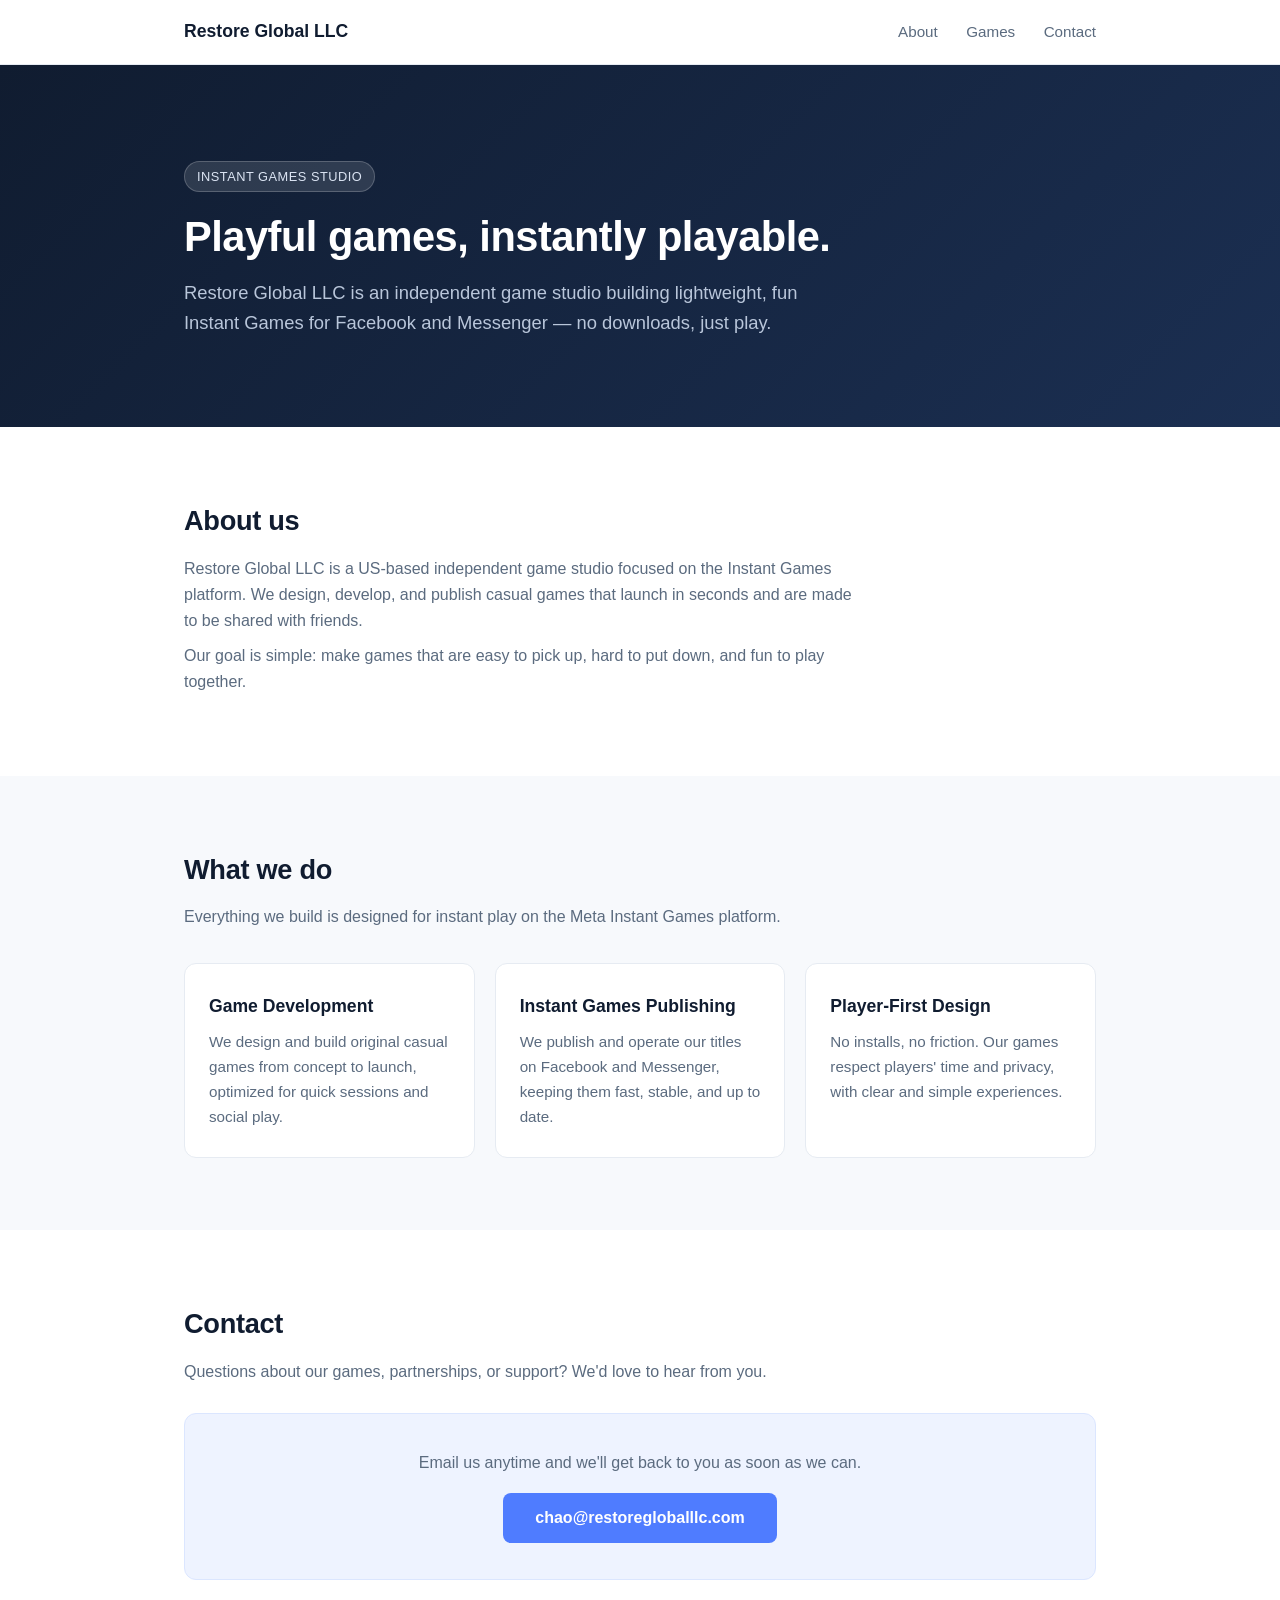
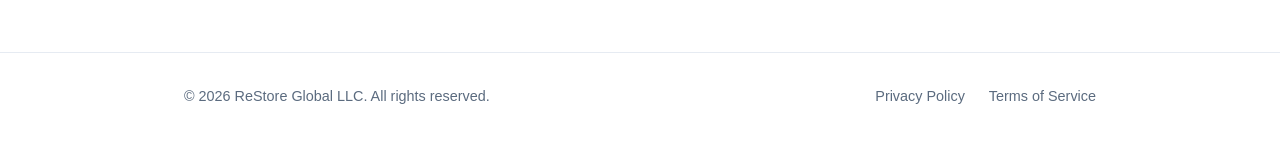
<file: index.html>
<!DOCTYPE html>
<html lang="en">
<head>
  <meta charset="UTF-8">
  <meta name="viewport" content="width=device-width, initial-scale=1.0">
  <title>Restore Global LLC — Instant Games Studio</title>
  <meta name="description" content="Restore Global LLC is an independent game studio developing and publishing Instant Games for Facebook and Messenger.">
  <link rel="stylesheet" href="styles.css">
</head>
<body>

  <nav class="nav">
    <div class="wrap">
      <a class="brand" href="index.html">Restore Global LLC</a>
      <div class="nav-links">
        <a href="#about">About</a>
        <a href="#games">Games</a>
        <a href="#contact">Contact</a>
      </div>
    </div>
  </nav>

  <header class="hero">
    <div class="wrap">
      <span class="badge">INSTANT GAMES STUDIO</span>
      <h1>Playful games, instantly playable.</h1>
      <p>Restore Global LLC is an independent game studio building lightweight, fun Instant Games for Facebook and Messenger — no downloads, just play.</p>
    </div>
  </header>

  <section class="section" id="about">
    <div class="wrap">
      <h2>About us</h2>
      <p class="lead">Restore Global LLC is a US-based independent game studio focused on the Instant Games platform. We design, develop, and publish casual games that launch in seconds and are made to be shared with friends.</p>
      <p class="lead">Our goal is simple: make games that are easy to pick up, hard to put down, and fun to play together.</p>
    </div>
  </section>

  <section class="section soft" id="games">
    <div class="wrap">
      <h2>What we do</h2>
      <p class="lead">Everything we build is designed for instant play on the Meta Instant Games platform.</p>
      <div class="cards">
        <div class="card">
          <h3>Game Development</h3>
          <p>We design and build original casual games from concept to launch, optimized for quick sessions and social play.</p>
        </div>
        <div class="card">
          <h3>Instant Games Publishing</h3>
          <p>We publish and operate our titles on Facebook and Messenger, keeping them fast, stable, and up to date.</p>
        </div>
        <div class="card">
          <h3>Player-First Design</h3>
          <p>No installs, no friction. Our games respect players' time and privacy, with clear and simple experiences.</p>
        </div>
      </div>
    </div>
  </section>

  <section class="section" id="contact">
    <div class="wrap">
      <h2>Contact</h2>
      <p class="lead">Questions about our games, partnerships, or support? We'd love to hear from you.</p>
      <div class="contact-box">
        <p>Email us anytime and we'll get back to you as soon as we can.</p>
        <a class="btn" href="mailto:chao@restoregloballlc.com">chao@restoregloballlc.com</a>
      </div>
    </div>
  </section>

  <footer>
    <div class="wrap">
      <span>&copy; 2026 ReStore Global LLC. All rights reserved.</span>
      <span>
        <a href="privacy.html">Privacy Policy</a>
        <a href="terms.html">Terms of Service</a>
      </span>
    </div>
  </footer>

</body>
</html>
</file>
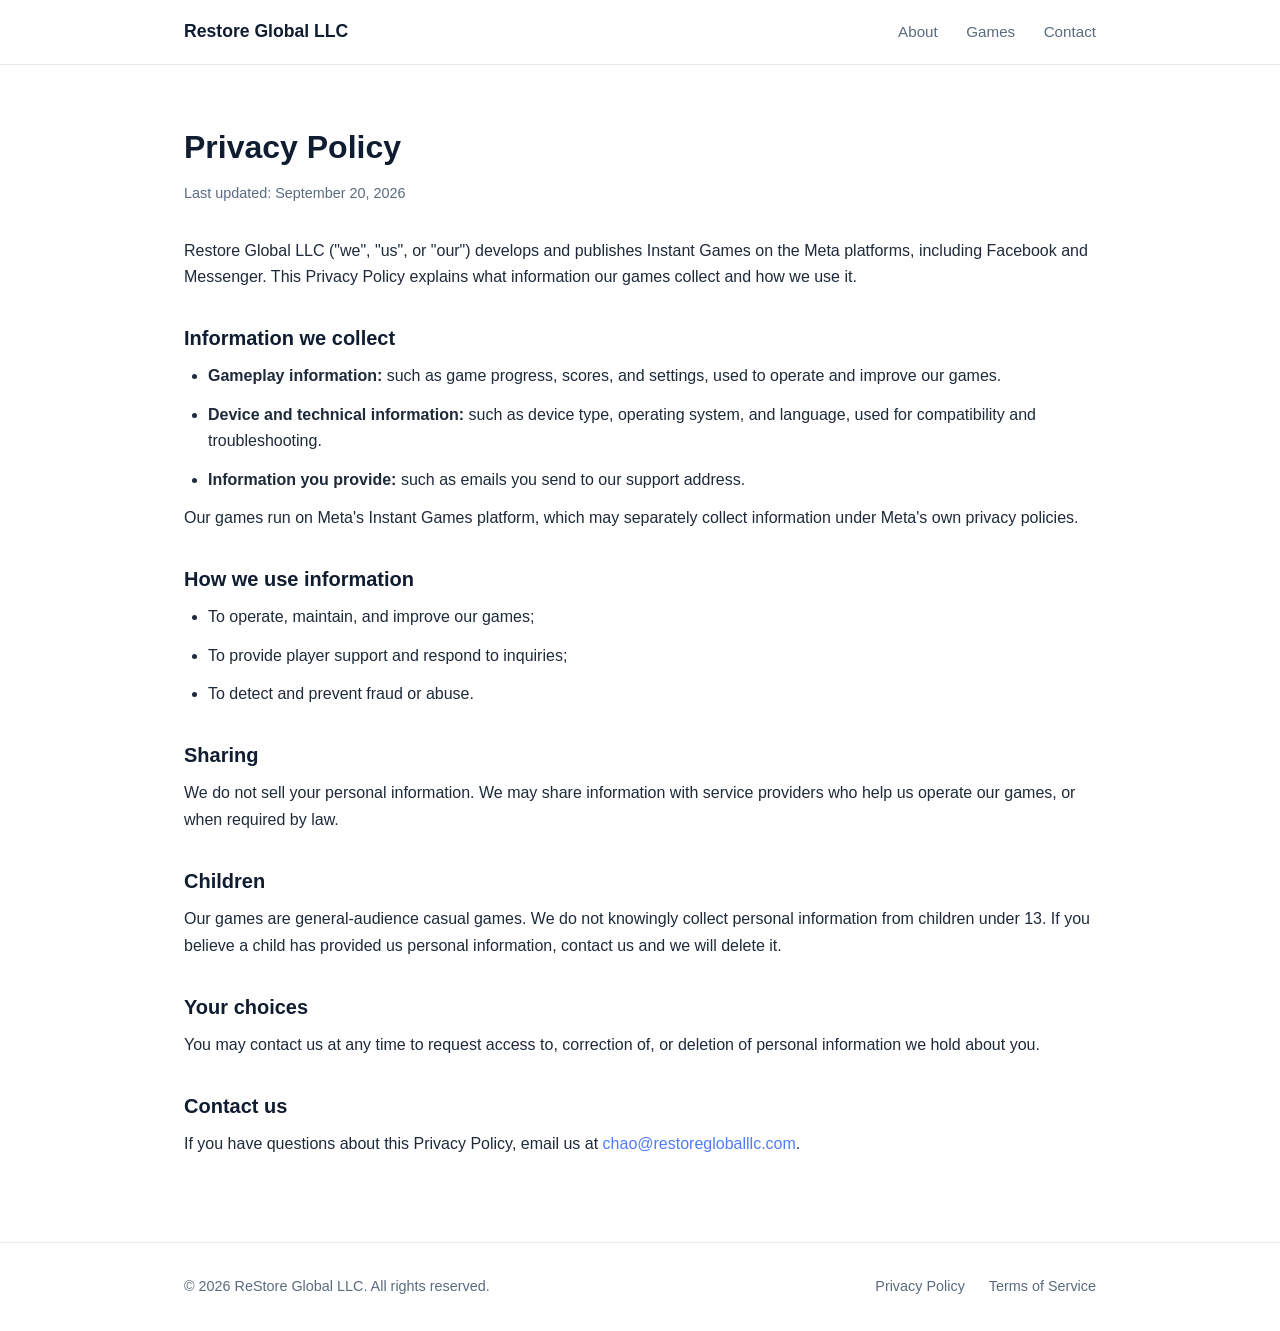
<file: privacy.html>
<!DOCTYPE html>
<html lang="en">
<head>
  <meta charset="UTF-8">
  <meta name="viewport" content="width=device-width, initial-scale=1.0">
  <title>Privacy Policy — Restore Global LLC</title>
  <meta name="description" content="Privacy Policy for Restore Global LLC and its Instant Games.">
  <link rel="stylesheet" href="styles.css">
</head>
<body>

  <nav class="nav">
    <div class="wrap">
      <a class="brand" href="index.html">Restore Global LLC</a>
      <div class="nav-links">
        <a href="index.html#about">About</a>
        <a href="index.html#games">Games</a>
        <a href="index.html#contact">Contact</a>
      </div>
    </div>
  </nav>

  <main class="legal">
    <div class="wrap">
      <h1>Privacy Policy</h1>
      <p class="updated">Last updated: September 20, 2026</p>

      <p>Restore Global LLC ("we", "us", or "our") develops and publishes Instant Games on the Meta platforms, including Facebook and Messenger. This Privacy Policy explains what information our games collect and how we use it.</p>

      <h2>Information we collect</h2>
      <ul>
        <li><strong>Gameplay information:</strong> such as game progress, scores, and settings, used to operate and improve our games.</li>
        <li><strong>Device and technical information:</strong> such as device type, operating system, and language, used for compatibility and troubleshooting.</li>
        <li><strong>Information you provide:</strong> such as emails you send to our support address.</li>
      </ul>
      <p>Our games run on Meta's Instant Games platform, which may separately collect information under Meta's own privacy policies.</p>

      <h2>How we use information</h2>
      <ul>
        <li>To operate, maintain, and improve our games;</li>
        <li>To provide player support and respond to inquiries;</li>
        <li>To detect and prevent fraud or abuse.</li>
      </ul>

      <h2>Sharing</h2>
      <p>We do not sell your personal information. We may share information with service providers who help us operate our games, or when required by law.</p>

      <h2>Children</h2>
      <p>Our games are general-audience casual games. We do not knowingly collect personal information from children under 13. If you believe a child has provided us personal information, contact us and we will delete it.</p>

      <h2>Your choices</h2>
      <p>You may contact us at any time to request access to, correction of, or deletion of personal information we hold about you.</p>

      <h2>Contact us</h2>
      <p>If you have questions about this Privacy Policy, email us at <a href="mailto:chao@restoregloballlc.com">chao@restoregloballlc.com</a>.</p>
    </div>
  </main>

  <footer>
    <div class="wrap">
      <span>&copy; 2026 ReStore Global LLC. All rights reserved.</span>
      <span>
        <a href="privacy.html">Privacy Policy</a>
        <a href="terms.html">Terms of Service</a>
      </span>
    </div>
  </footer>

</body>
</html>
</file>
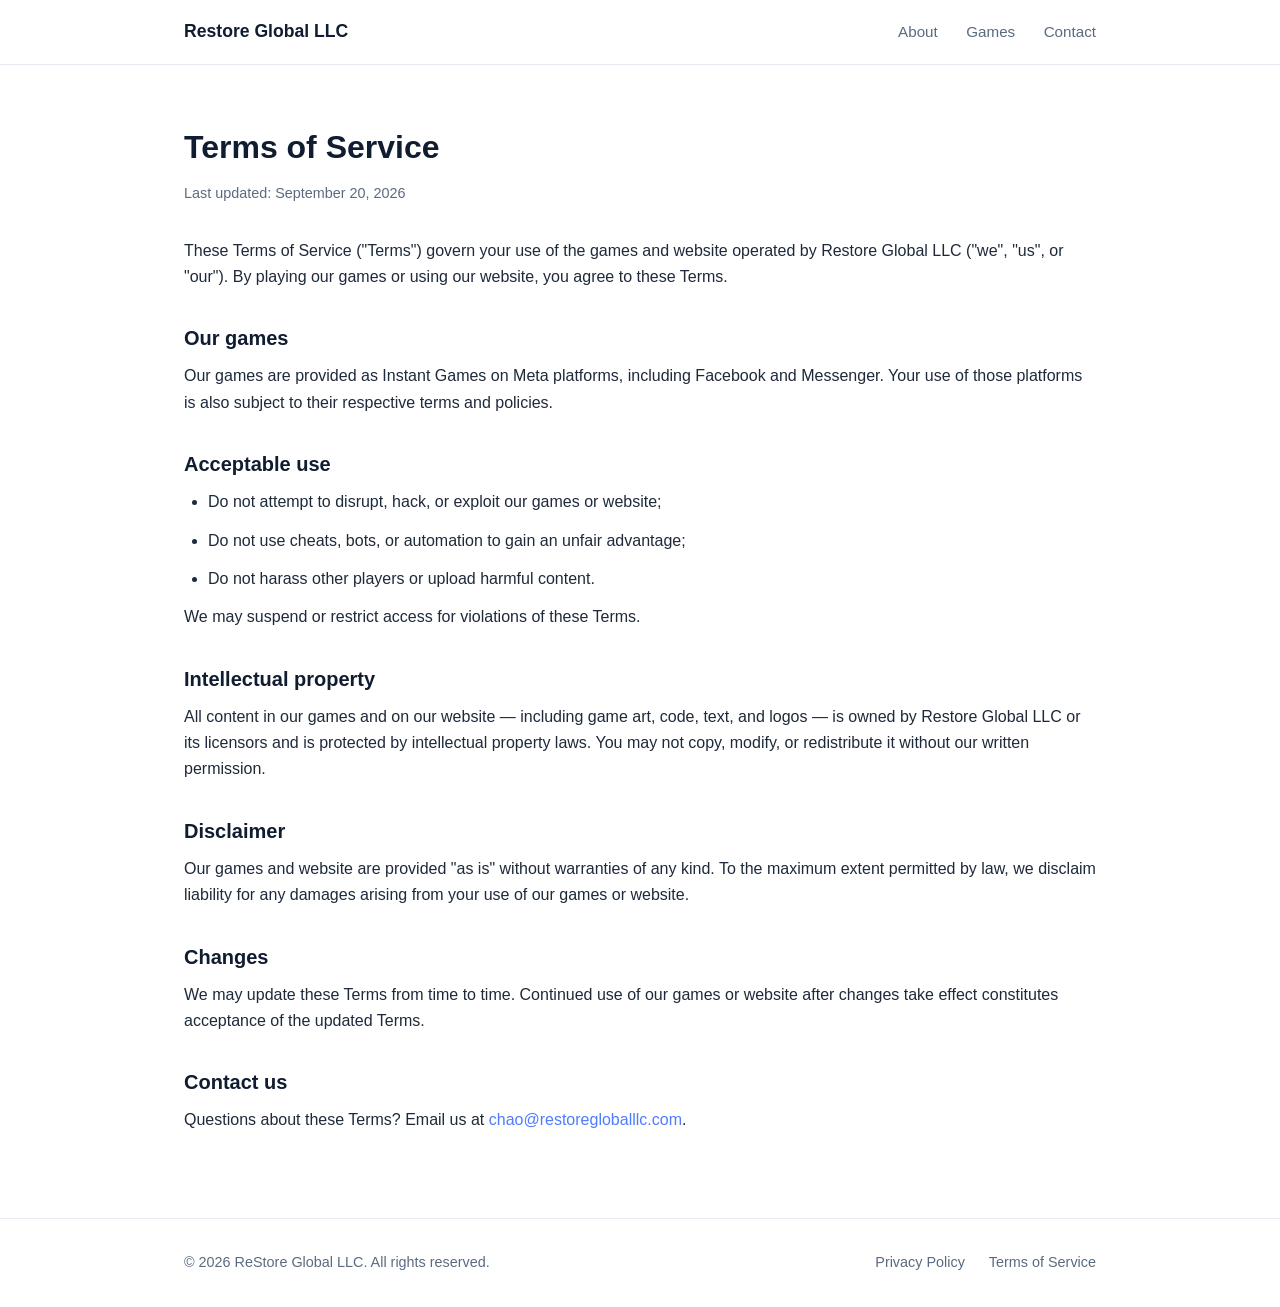
<file: terms.html>
<!DOCTYPE html>
<html lang="en">
<head>
  <meta charset="UTF-8">
  <meta name="viewport" content="width=device-width, initial-scale=1.0">
  <title>Terms of Service — Restore Global LLC</title>
  <meta name="description" content="Terms of Service for Restore Global LLC and its Instant Games.">
  <link rel="stylesheet" href="styles.css">
</head>
<body>

  <nav class="nav">
    <div class="wrap">
      <a class="brand" href="index.html">Restore Global LLC</a>
      <div class="nav-links">
        <a href="index.html#about">About</a>
        <a href="index.html#games">Games</a>
        <a href="index.html#contact">Contact</a>
      </div>
    </div>
  </nav>

  <main class="legal">
    <div class="wrap">
      <h1>Terms of Service</h1>
      <p class="updated">Last updated: September 20, 2026</p>

      <p>These Terms of Service ("Terms") govern your use of the games and website operated by Restore Global LLC ("we", "us", or "our"). By playing our games or using our website, you agree to these Terms.</p>

      <h2>Our games</h2>
      <p>Our games are provided as Instant Games on Meta platforms, including Facebook and Messenger. Your use of those platforms is also subject to their respective terms and policies.</p>

      <h2>Acceptable use</h2>
      <ul>
        <li>Do not attempt to disrupt, hack, or exploit our games or website;</li>
        <li>Do not use cheats, bots, or automation to gain an unfair advantage;</li>
        <li>Do not harass other players or upload harmful content.</li>
      </ul>
      <p>We may suspend or restrict access for violations of these Terms.</p>

      <h2>Intellectual property</h2>
      <p>All content in our games and on our website — including game art, code, text, and logos — is owned by Restore Global LLC or its licensors and is protected by intellectual property laws. You may not copy, modify, or redistribute it without our written permission.</p>

      <h2>Disclaimer</h2>
      <p>Our games and website are provided "as is" without warranties of any kind. To the maximum extent permitted by law, we disclaim liability for any damages arising from your use of our games or website.</p>

      <h2>Changes</h2>
      <p>We may update these Terms from time to time. Continued use of our games or website after changes take effect constitutes acceptance of the updated Terms.</p>

      <h2>Contact us</h2>
      <p>Questions about these Terms? Email us at <a href="mailto:chao@restoregloballlc.com">chao@restoregloballlc.com</a>.</p>
    </div>
  </main>

  <footer>
    <div class="wrap">
      <span>&copy; 2026 ReStore Global LLC. All rights reserved.</span>
      <span>
        <a href="privacy.html">Privacy Policy</a>
        <a href="terms.html">Terms of Service</a>
      </span>
    </div>
  </footer>

</body>
</html>
</file>
<file: styles.css>
:root {
  --navy: #101c30;
  --ink: #1e2a3a;
  --muted: #5b6b7f;
  --accent: #4f7cff;
  --accent-soft: #eef3ff;
  --line: #e6ebf2;
  --bg: #ffffff;
  --bg-soft: #f7f9fc;
}

* { box-sizing: border-box; margin: 0; padding: 0; }

body {
  font-family: -apple-system, BlinkMacSystemFont, "Segoe UI", Roboto, Helvetica, Arial, sans-serif;
  color: var(--ink);
  background: var(--bg);
  line-height: 1.65;
  -webkit-font-smoothing: antialiased;
}

a { color: var(--accent); text-decoration: none; }
a:hover { text-decoration: underline; }

.wrap { max-width: 960px; margin: 0 auto; padding: 0 24px; }

/* Nav */
.nav {
  border-bottom: 1px solid var(--line);
  background: #fff;
  position: sticky;
  top: 0;
  z-index: 10;
}
.nav .wrap {
  display: flex;
  align-items: center;
  justify-content: space-between;
  height: 64px;
}
.brand { font-weight: 700; font-size: 1.1rem; color: var(--navy); }
.brand:hover { text-decoration: none; }
.nav-links a { margin-left: 24px; color: var(--muted); font-size: 0.95rem; }
.nav-links a:hover { color: var(--navy); text-decoration: none; }

/* Hero */
.hero {
  background: linear-gradient(135deg, var(--navy) 0%, #1b2f52 100%);
  color: #fff;
  padding: 96px 0 88px;
}
.hero h1 { font-size: 2.6rem; line-height: 1.2; letter-spacing: -0.5px; margin-bottom: 16px; }
.hero p { color: #b9c6da; font-size: 1.15rem; max-width: 620px; }
.hero .badge {
  display: inline-block;
  background: rgba(255,255,255,0.12);
  border: 1px solid rgba(255,255,255,0.2);
  color: #dbe4f3;
  font-size: 0.8rem;
  padding: 4px 12px;
  border-radius: 999px;
  margin-bottom: 20px;
  letter-spacing: 0.5px;
}

/* Sections */
.section { padding: 72px 0; }
.section.soft { background: var(--bg-soft); }
.section h2 { font-size: 1.7rem; color: var(--navy); margin-bottom: 12px; letter-spacing: -0.3px; }
.section .lead { color: var(--muted); max-width: 680px; margin-bottom: 8px; }

.cards { display: grid; grid-template-columns: repeat(auto-fit, minmax(240px, 1fr)); gap: 20px; margin-top: 32px; }
.card {
  background: #fff;
  border: 1px solid var(--line);
  border-radius: 12px;
  padding: 28px 24px;
}
.card h3 { font-size: 1.1rem; color: var(--navy); margin-bottom: 8px; }
.card p { color: var(--muted); font-size: 0.95rem; }

.contact-box {
  background: var(--accent-soft);
  border: 1px solid #dbe6ff;
  border-radius: 12px;
  padding: 36px 32px;
  margin-top: 28px;
  text-align: center;
}
.contact-box p { color: var(--muted); margin-bottom: 16px; }
.btn {
  display: inline-block;
  background: var(--accent);
  color: #fff;
  font-weight: 600;
  padding: 12px 32px;
  border-radius: 8px;
  font-size: 1rem;
}
.btn:hover { background: #3d6bf0; color: #fff; text-decoration: none; }

/* Footer */
footer { border-top: 1px solid var(--line); padding: 32px 0; color: var(--muted); font-size: 0.9rem; }
footer .wrap { display: flex; justify-content: space-between; flex-wrap: wrap; gap: 12px; }
footer a { color: var(--muted); margin-left: 20px; }
footer a:hover { color: var(--navy); }

/* Legal pages */
.legal { padding: 56px 0 72px; }
.legal h1 { color: var(--navy); font-size: 2rem; margin-bottom: 8px; }
.legal .updated { color: var(--muted); font-size: 0.9rem; margin-bottom: 32px; }
.legal h2 { color: var(--navy); font-size: 1.25rem; margin: 32px 0 8px; }
.legal p, .legal li { color: var(--ink); margin-bottom: 12px; }
.legal ul { padding-left: 24px; }

@media (max-width: 640px) {
  .hero { padding: 64px 0 56px; }
  .hero h1 { font-size: 2rem; }
  .nav-links a { margin-left: 16px; }
  .section { padding: 52px 0; }
}
</file>
